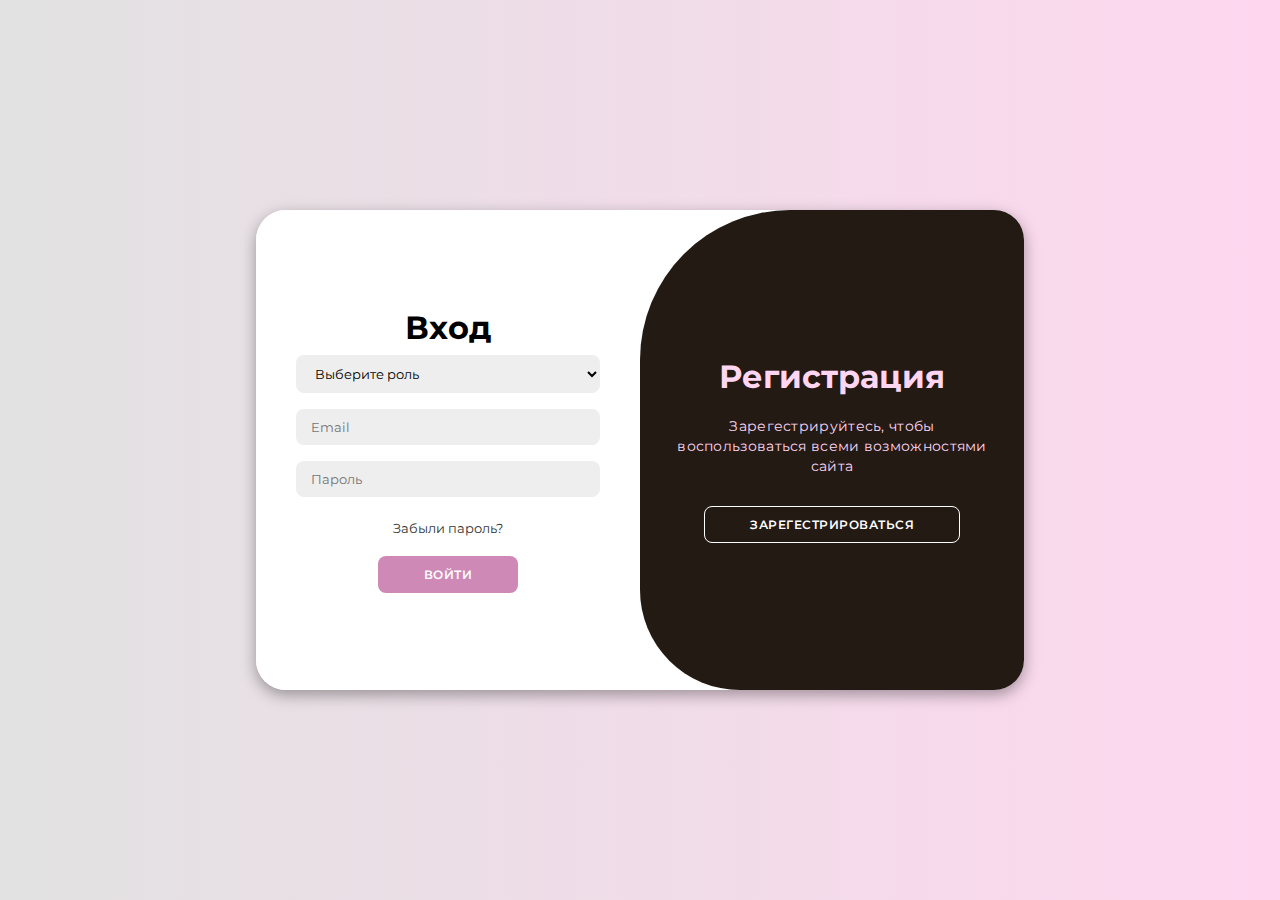
<file: login.html>
<!DOCTYPE html>
<html lang="ru">

<head>
    <meta charset="UTF-8">
    <meta name="viewport" content="width=device-width, initial-scale=1.0">
    <link rel="stylesheet" href="https://cdnjs.cloudflare.com/ajax/libs/font-awesome/6.4.2/css/all.min.css">
    <link rel="stylesheet" href="style.css">
    <title>Вход | Регистрация</title>
</head>

<body>

    <div class="container" id="container">
        <div class="form-container sign-up">
            <form>
                <h1>Создать аккаунт</h1>
                <input type="text" placeholder="Имя">
                <input type="email" placeholder="Email">
                <input type="password" placeholder="Пароль">
                <button>Зарегестрироваться</button>
            </form>
        </div>
        <div class="form-container sign-in">
            <form id="loginForm">
                <h1>Вход</h1>

                <label for="role"></label>
                <select id="role" name="role" required>
                    <option value="" disabled selected>Выберите роль</option>
                    <option value="staff">Сотрудник</option>
                    <option value="visitor">Посетитель</option>
                </select>

                <input type="email" placeholder="Email" required>
                <input type="password" placeholder="Пароль" required>
                <a href="#">Забыли пароль?</a>
                <button type="submit">Войти</button>
            </form>
        </div>

        <div class="toggle-container">
            <div class="toggle">
                <div class="toggle-panel toggle-left">
                    <h1>Добро пожаловать назад!</h1>
                    <p>Введите ваши данные, чтобы воспользоваться всеми возможностями сайта</p>
                    <button class="hidden" id="login">Войти</button>
                </div>
                <div class="toggle-panel toggle-right">
                    <h1>Регистрация</h1>
                    <p>Зарегестрируйтесь, чтобы воспользоваться всеми возможностями сайта</p>
                    <button class="hidden" id="register">Зарегестрироваться</button>
                </div>
            </div>
        </div>
    </div>

    <script src="scripts.js"></script>
</body>

</html>
</file>
<file: style.css>
@import url('https://fonts.googleapis.com/css2?family=Montserrat:wght@300;400;500;600;700&display=swap');
* {
    margin: 0;
    padding: 0;
    box-sizing: border-box;
    font-family: 'Montserrat', sans-serif;
}

body {
    background-color: #ffc8fb;
    background: linear-gradient(to right, #e2e2e2, #fed7ef);
    display: flex;
    align-items: center;
    justify-content: center;
    flex-direction: column;
    height: 100vh;
}

.container {
    background-color: #fff;
    border-radius: 30px;
    box-shadow: 0 5px 15px rgba(0, 0, 0, 0.35);
    position: relative;
    overflow: hidden;
    width: 768px;
    max-width: 100%;
    min-height: 480px;
}

.container p {
    font-size: 14px;
    line-height: 20px;
    letter-spacing: 0.3px;
    margin: 20px 0;
}

.container span {
    font-size: 12px;
}

.container a {
    color: #333;
    font-size: 13px;
    text-decoration: none;
    margin: 15px 0 10px;
}

.container button {
    background-color: #ce89b7;
    color: #fff;
    font-size: 12px;
    padding: 10px 45px;
    border: 1px solid transparent;
    border-radius: 8px;
    font-weight: 600;
    letter-spacing: 0.5px;
    text-transform: uppercase;
    margin-top: 10px;
    cursor: pointer;
}

.container button.hidden {
    background-color: transparent;
    border-color: #fff;
}

.container form {
    background-color: #fff;
    display: flex;
    align-items: center;
    justify-content: center;
    flex-direction: column;
    padding: 0 40px;
    height: 100%;
}

.container input {
    background-color: #eee;
    border: none;
    margin: 8px 0;
    padding: 10px 15px;
    font-size: 13px;
    border-radius: 8px;
    width: 100%;
    outline: none;
}

.form-container {
    position: absolute;
    top: 0;
    height: 100%;
    transition: all 0.6s ease-in-out;
}

.sign-in {
    left: 0;
    width: 50%;
    z-index: 2;
}

.container.active .sign-in {
    transform: translateX(100%);
}

.sign-up {
    left: 0;
    width: 50%;
    opacity: 0;
    z-index: 1;
}

.container.active .sign-up {
    transform: translateX(100%);
    opacity: 1;
    z-index: 5;
    animation: move 0.6s;
}

@keyframes move {
    0%,
    49.99% {
        opacity: 0;
        z-index: 1;
    }
    50%,
    100% {
        opacity: 1;
        z-index: 5;
    }
}

.toggle-container {
    position: absolute;
    top: 0;
    left: 50%;
    width: 50%;
    height: 100%;
    overflow: hidden;
    transition: all 0.6s ease-in-out;
    border-radius: 150px 0 0 100px;
    z-index: 1000;
}

.container.active .toggle-container {
    transform: translateX(-100%);
    border-radius: 0 150px 100px 0;
}

.toggle {
    background-color: #241A14;
    height: 100%;
    background: #241A14;
    color: #FFD6F1;
    position: relative;
    left: -100%;
    height: 100%;
    width: 200%;
    transform: translateX(0);
    transition: all 0.6s ease-in-out;
}

.container.active .toggle {
    transform: translateX(50%);
}

.toggle-panel {
    position: absolute;
    width: 50%;
    height: 100%;
    display: flex;
    align-items: center;
    justify-content: center;
    flex-direction: column;
    padding: 0 30px;
    text-align: center;
    top: 0;
    transform: translateX(0);
    transition: all 0.6s ease-in-out;
}

.toggle-left {
    transform: translateX(-200%);
}

.container.active .toggle-left {
    transform: translateX(0);
}

.toggle-right {
    right: 0;
    transform: translateX(0);
}

.container.active .toggle-right {
    transform: translateX(200%);
}

select {
    background-color: #eee;
    border: none;
    margin: 8px 0;
    padding: 10px 15px;
    font-size: 13px;
    border-radius: 8px;
    width: 100%;
    outline: none;
    cursor: pointer;
}
</file>
